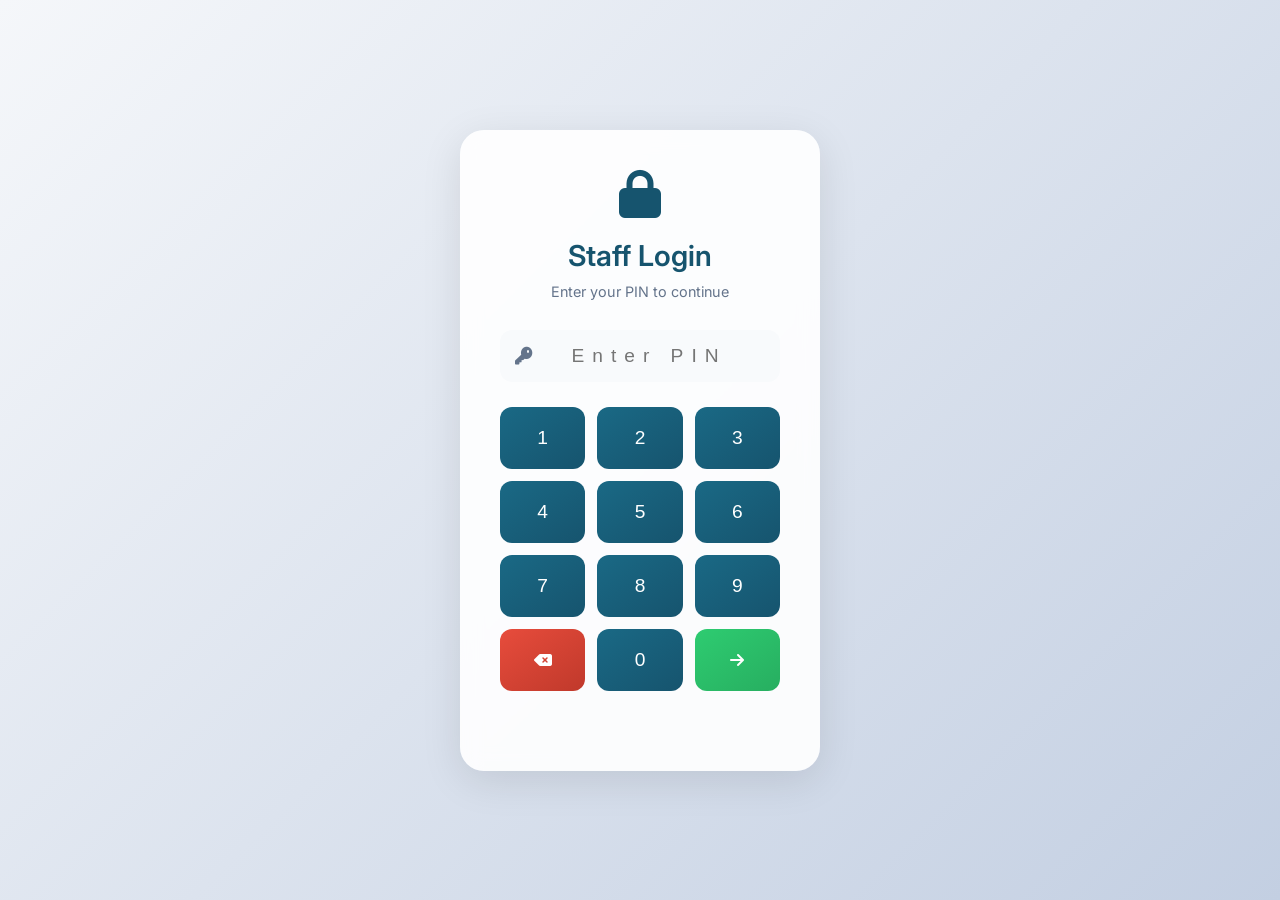
<file: login.html>
<!DOCTYPE html>
<html lang="en">
<head>
    <meta charset="UTF-8">
    <meta name="viewport" content="width=device-width, initial-scale=1.0">
    <title>EPOS Login</title>
    <link rel="stylesheet" href="login.css">
    <link href="https://fonts.googleapis.com/css2?family=Inter:wght@400;500;600&display=swap" rel="stylesheet">
    <link rel="stylesheet" href="https://cdnjs.cloudflare.com/ajax/libs/font-awesome/6.0.0/css/all.min.css">
</head>
<body>
    <div class="login-container">
        <div class="login-box">
            <div class="login-header">
                <i class="fas fa-lock"></i>
                <h1>Staff Login</h1>
                <p>Enter your PIN to continue</p>
            </div>
            <div class="pin-pad">
                <div class="pin-display">
                    <div class="input-field">
                        <i class="fas fa-key"></i>
                        <input type="password" id="pinInput" readonly maxlength="4" placeholder="Enter PIN">
                    </div>
                </div>
                <div class="pin-buttons">
                    <button class="pin-btn" data-value="1">1</button>
                    <button class="pin-btn" data-value="2">2</button>
                    <button class="pin-btn" data-value="3">3</button>
                    <button class="pin-btn" data-value="4">4</button>
                    <button class="pin-btn" data-value="5">5</button>
                    <button class="pin-btn" data-value="6">6</button>
                    <button class="pin-btn" data-value="7">7</button>
                    <button class="pin-btn" data-value="8">8</button>
                    <button class="pin-btn" data-value="9">9</button>
                    <button class="pin-btn clear" data-action="clear">
                        <i class="fas fa-backspace"></i>
                    </button>
                    <button class="pin-btn" data-value="0">0</button>
                    <button class="pin-btn enter" data-action="enter">
                        <i class="fas fa-arrow-right"></i>
                    </button>
                </div>
            </div>
            <div id="errorMessage" class="error-message"></div>
        </div>
    </div>
    <script src="login.js"></script>
</body>
</html>
</file>
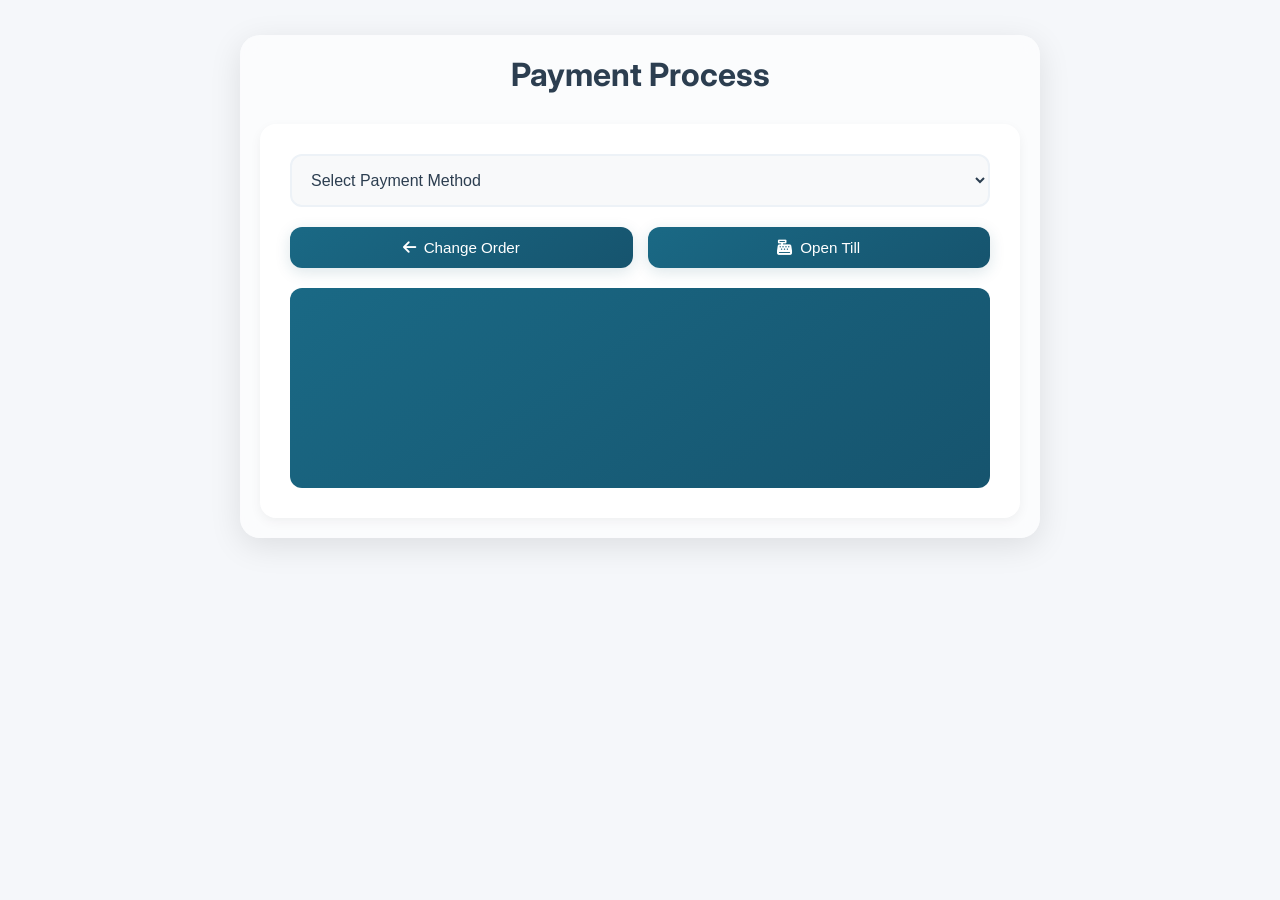
<file: payment.html>
<!DOCTYPE html>
<html lang="en">
<head>
    <meta charset="UTF-8">
    <meta name="viewport" content="width=device-width, initial-scale=1.0">
    <title>Payment Process</title>
    <link rel="stylesheet" href="payment.css">
    <link href="https://fonts.googleapis.com/css2?family=Inter:wght@400;500;600&display=swap" rel="stylesheet">
    <link rel="stylesheet" href="https://cdnjs.cloudflare.com/ajax/libs/font-awesome/6.0.0/css/all.min.css">
</head>
<body>
    <div class="notification-container"></div>
    <div class="payment-container">
        <h1>Payment Process</h1>
        
        <div class="payment-box">
            <select id="paymentMethod" class="payment-select">
                <option value="">Select Payment Method</option>
                <option value="cash">Cash</option>
                <option value="card">Card</option>
                <option value="contactless">Contactless</option>
            </select>

            <div class="button-group">
                <button class="action-btn" onclick="window.location.href='home.html'">
                    <i class="fas fa-arrow-left"></i> Change Order
                </button>
                <button class="action-btn" onclick="openTill()">
                    <i class="fas fa-cash-register"></i> Open Till
                </button>
            </div>

            <div class="payment-output">
                <!-- Payment details will be displayed here -->
            </div>
        </div>
    </div>
    <script src="payment.js"></script>
</body>
</html>
</file>
<file: login.css>
* {
    margin: 0;
    padding: 0;
    box-sizing: border-box;
}

body {
    font-family: 'Inter', sans-serif;
    background: linear-gradient(135deg, #f5f7fa 0%, #c3cfe2 100%);
    height: 100vh;
    display: flex;
    align-items: center;
    justify-content: center;
}

.login-container {
    width: 100%;
    max-width: 400px;
    padding: 20px;
}

.login-box {
    background: rgba(255, 255, 255, 0.9);
    padding: 40px;
    border-radius: 24px;
    box-shadow: 0 10px 40px rgba(0, 0, 0, 0.1);
    backdrop-filter: blur(10px);
}

.login-header {
    text-align: center;
    margin-bottom: 30px;
}

.login-header i {
    font-size: 3em;
    color: #16546e;
    margin-bottom: 20px;
}

.login-header h1 {
    color: #16546e;
    margin-bottom: 10px;
    font-size: 1.8em;
    font-weight: 600;
}

.login-header p {
    color: #64748b;
    font-size: 0.9em;
}

.pin-display {
    margin-bottom: 25px;
}

.input-field {
    position: relative;
    display: flex;
    align-items: center;
    background: #f8fafc;
    border-radius: 12px;
    padding: 0 15px;
    transition: all 0.3s ease;
}

.input-field:focus-within {
    background: #fff;
    box-shadow: 0 0 0 2px rgba(22, 84, 110, 0.1);
}

.input-field i {
    color: #64748b;
    font-size: 1.1em;
}

#pinInput {
    width: 100%;
    padding: 15px;
    background: none;
    border: none;
    font-size: 1.2em;
    color: #1e293b;
    text-align: center;
    letter-spacing: 8px;
}

#pinInput:focus {
    outline: none;
}

.pin-buttons {
    display: grid;
    grid-template-columns: repeat(3, 1fr);
    gap: 12px;
}

.pin-btn {
    padding: 20px;
    font-size: 1.2em;
    border: none;
    border-radius: 12px;
    background: linear-gradient(145deg, #1a6985, #16546e);
    color: white;
    cursor: pointer;
    transition: all 0.3s ease;
    display: flex;
    align-items: center;
    justify-content: center;
}

.pin-btn:hover {
    transform: translateY(-2px);
    box-shadow: 0 4px 12px rgba(26, 105, 133, 0.2);
}

.pin-btn:active {
    transform: translateY(1px);
}

.pin-btn.clear {
    background: linear-gradient(145deg, #e74c3c, #c0392b);
    font-size: 1em;
}

.pin-btn.enter {
    background: linear-gradient(145deg, #2ecc71, #27ae60);
    font-size: 1em;
}

.error-message {
    text-align: center;
    margin-top: 20px;
    min-height: 20px;
    color: #e74c3c;
    font-weight: 500;
    transition: all 0.3s ease;
}

.pin-btn.disabled {
    opacity: 0.7;
    cursor: not-allowed;
    pointer-events: none;
}

/* Autofill styling */
input:-webkit-autofill {
    -webkit-box-shadow: 0 0 0 30px #f8fafc inset !important;
    -webkit-text-fill-color: #1e293b !important;
}

/* Loading animation */
@keyframes spin {
    100% { transform: rotate(360deg); }
}

.validating .error-message::before {
    content: '';
    display: inline-block;
    width: 12px;
    height: 12px;
    border: 2px solid #64748b;
    border-top-color: transparent;
    border-radius: 50%;
    margin-right: 8px;
    animation: spin 1s linear infinite;
}
</file>
<file: payment.css>
* {
    margin: 0;
    padding: 0;
    box-sizing: border-box;
}

body {
    font-family: 'Inter', 'Segoe UI', sans-serif;
    padding: 15px;
    background-color: #f5f7fa;
    min-height: 100vh;
}

.payment-container {
    max-width: 800px;
    margin: 20px auto;
    padding: 20px;
    background: rgba(255, 255, 255, 0.6);
    backdrop-filter: blur(10px);
    border-radius: 20px;
    box-shadow: 0 8px 32px rgba(0, 0, 0, 0.1);
}

h1 {
    text-align: center;
    color: #2c3e50;
    margin-bottom: 30px;
}

.payment-box {
    background: white;
    padding: 30px;
    border-radius: 16px;
    box-shadow: 0 4px 12px rgba(0, 0, 0, 0.05);
}

.payment-select {
    width: 100%;
    padding: 15px;
    border-radius: 12px;
    border: 2px solid #edf2f7;
    background: #f8f9fa;
    color: #2c3e50;
    font-size: 1em;
    margin-bottom: 20px;
    cursor: pointer;
    transition: all 0.3s ease;
}

.payment-select:focus {
    outline: none;
    border-color: #16546e;
    box-shadow: 0 0 0 2px rgba(22, 84, 110, 0.1);
}

.button-group {
    display: flex;
    gap: 15px;
    margin-bottom: 20px;
}

.action-btn {
    flex: 1;
    padding: 12px;
    background: linear-gradient(145deg, #1a6985, #16546e);
    color: white;
    border: none;
    border-radius: 12px;
    font-size: 0.95em;
    font-weight: 500;
    cursor: pointer;
    transition: all 0.3s ease;
    box-shadow: 0 4px 15px rgba(22, 84, 110, 0.15);
    display: flex;
    align-items: center;
    justify-content: center;
    gap: 8px;
}

.action-btn:hover {
    transform: translateY(-2px);
    box-shadow: 0 6px 20px rgba(22, 84, 110, 0.2);
}

.payment-output {
    background: linear-gradient(145deg, #1a6985, #16546e);
    color: white;
    padding: 20px;
    border-radius: 12px;
    min-height: 200px;
    margin-top: 20px;
}

/* Add notification styles from home.css */
.notification-container {
    position: fixed;
    top: 20px;
    right: 20px;
    z-index: 1000;
}

.notification {
    background: white;
    border-radius: 8px;
    box-shadow: 0 4px 12px rgba(0, 0, 0, 0.15);
    margin-bottom: 10px;
    padding: 12px 20px;
    min-width: 300px;
    transform: translateX(120%);
    transition: transform 0.3s ease-out;
    border-left: 4px solid #2196F3;
}

.notification.show {
    transform: translateX(0);
}

.notification.success {
    border-left-color: #4CAF50;
}

.notification.error {
    border-left-color: #f44336;
}

.notification.info {
    border-left-color: #2196F3;
}

.notification-content {
    display: flex;
    align-items: center;
    gap: 12px;
}

.notification-icon {
    font-size: 20px;
    color: #666;
}

.notification.success .notification-icon {
    color: #4CAF50;
}

.notification.error .notification-icon {
    color: #f44336;
}

.notification.info .notification-icon {
    color: #2196F3;
}

.notification-text {
    flex: 1;
}

.notification-title {
    font-weight: 600;
    margin-bottom: 4px;
    color: #333;
}

.notification-message {
    color: #666;
    font-size: 0.9em;
}

.notification.fade-out {
    opacity: 0;
    transform: translateX(120%);
    transition: all 0.3s ease-out;
}

.cash-payment-section {
    background: rgba(255, 255, 255, 0.1);
    padding: 20px;
    border-radius: 8px;
    margin-top: 20px;
}

.cash-input-group {
    margin-bottom: 15px;
}

.cash-input-group label {
    display: block;
    margin-bottom: 8px;
    font-weight: 500;
}

.input-with-symbol {
    position: relative;
    display: flex;
    align-items: center;
    background: rgba(255, 255, 255, 0.2);
    border-radius: 8px;
    padding: 2px;
}

.currency-symbol {
    padding: 8px 12px;
    color: rgba(255, 255, 255, 0.9);
    font-weight: 500;
}

#cashAmount {
    flex: 1;
    background: transparent;
    border: none;
    color: white;
    font-size: 1.1em;
    padding: 8px;
    outline: none;
    width: 100%;
}

#cashAmount::-webkit-inner-spin-button,
#cashAmount::-webkit-outer-spin-button {
    -webkit-appearance: none;
    margin: 0;
}

#cashAmount::placeholder {
    color: rgba(255, 255, 255, 0.5);
}

.change-display {
    margin-top: 15px;
    padding-top: 15px;
    border-top: 1px solid rgba(255, 255, 255, 0.1);
}

.change-display p {
    font-size: 1.1em;
    font-weight: 500;
}

#changeDue {
    margin-left: 8px;
    font-weight: 600;
}
</file>
